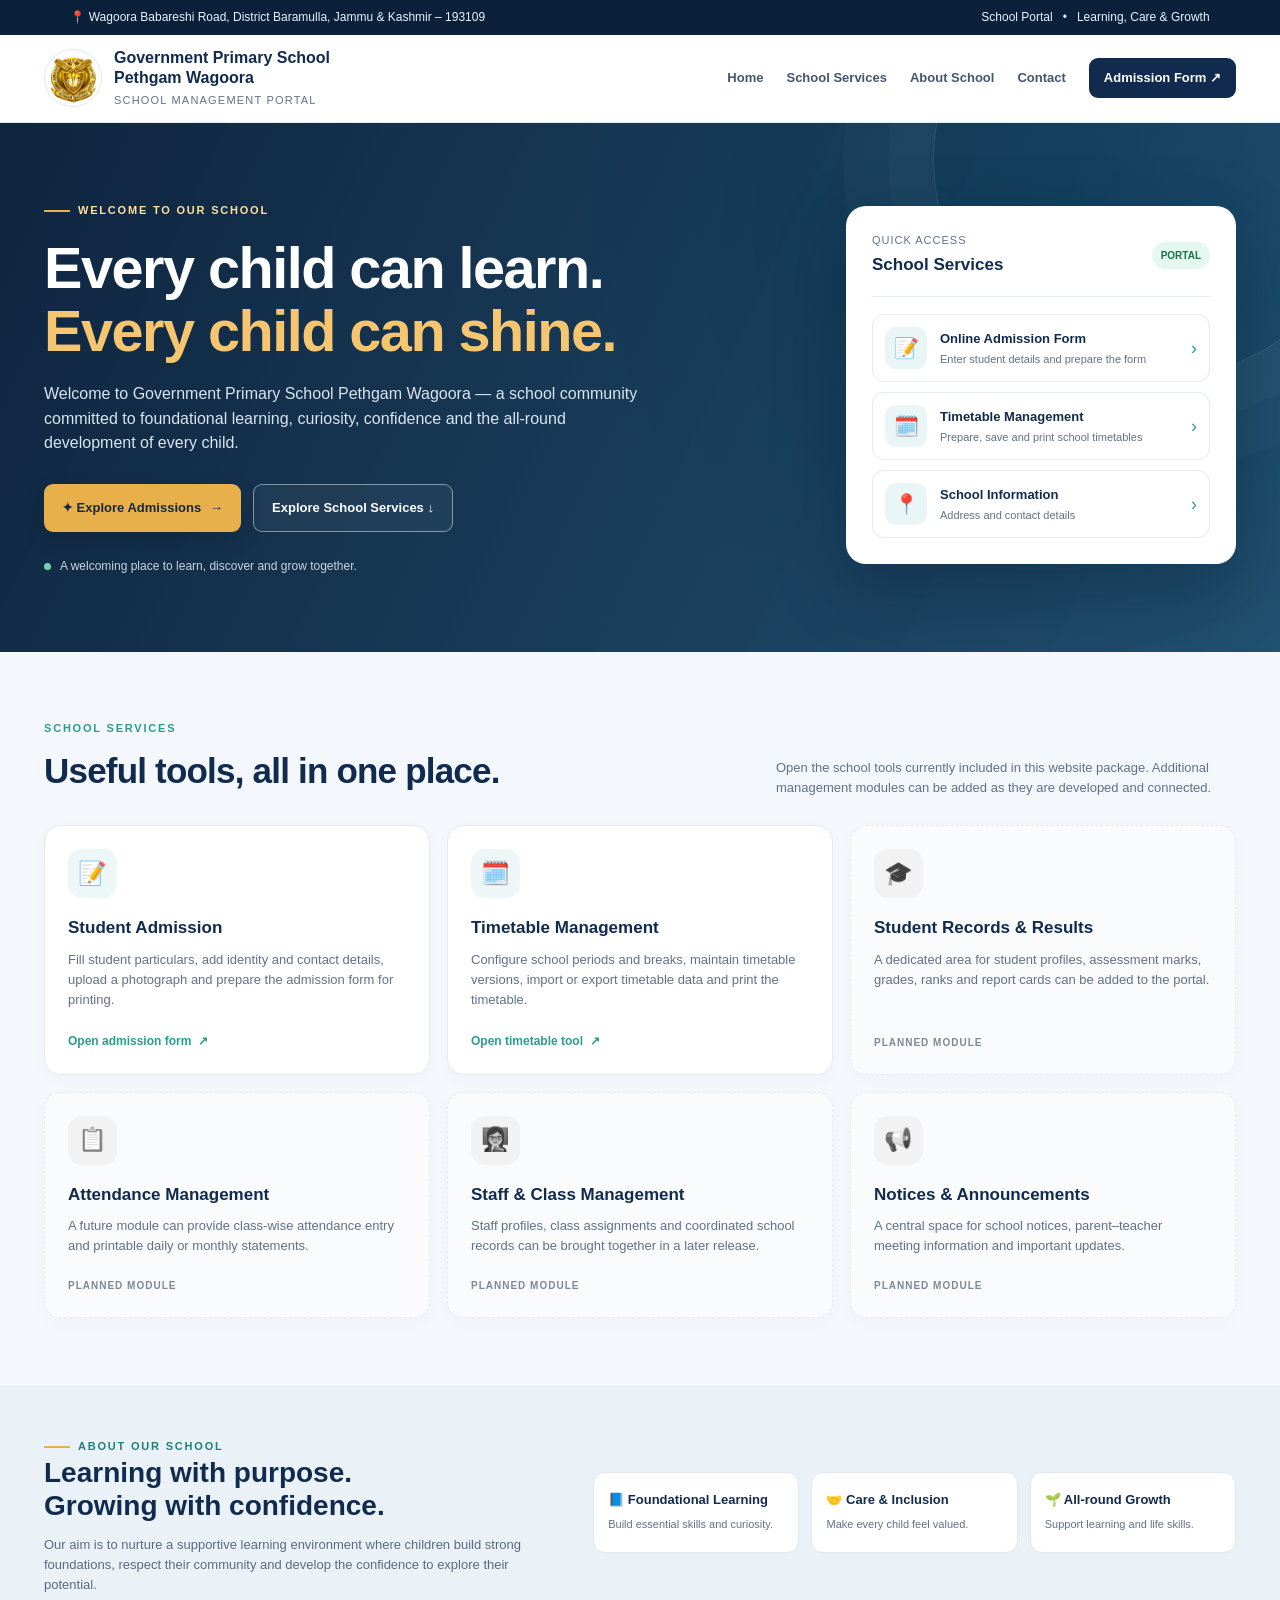
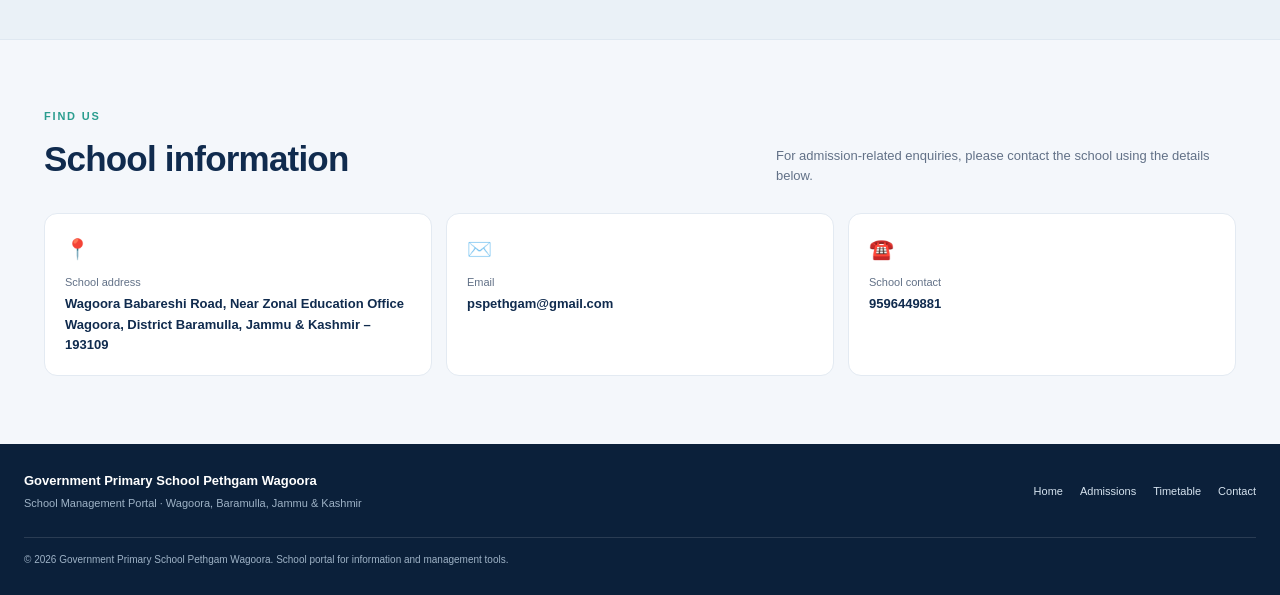
<file: index.html>
<!DOCTYPE html>
<html lang="en">
<head>
<meta charset="UTF-8">
<meta name="viewport" content="width=device-width, initial-scale=1.0">
<meta name="theme-color" content="#102b4e">
<meta name="description" content="Official school portal for Government Primary School Pethgam Wagoora. Access admission forms, timetable management and school information.">
<title>Government Primary School Pethgam Wagoora | School Portal</title>
<style>
:root{--navy:#102b4e;--navy2:#173f68;--blue:#1c6e8c;--teal:#2a9d8f;--gold:#e8b04a;--ink:#17283d;--muted:#627187;--paper:#f4f7fb;--white:#fff;--line:#e3eaf2}
*{box-sizing:border-box}html{scroll-behavior:smooth}body{margin:0;font-family:Inter,"Segoe UI",Arial,sans-serif;color:var(--ink);background:var(--paper);line-height:1.55}
a{color:inherit;text-decoration:none}.top-strip{background:#0b203a;color:#eaf3fb;font-size:12px;padding:8px 5.5%;display:flex;justify-content:space-between;gap:12px;flex-wrap:wrap}
header{background:rgba(255,255,255,.97);border-bottom:1px solid var(--line);position:sticky;top:0;z-index:10;backdrop-filter:blur(12px)}
.nav{max-width:1240px;margin:auto;padding:13px 24px;display:flex;align-items:center;justify-content:space-between;gap:18px}
.brand{display:flex;align-items:center;gap:12px;min-width:0}.brand img{width:58px;height:58px;object-fit:contain;border-radius:50%;background:#fff;border:1px solid #e3eaf2;padding:3px}.brand-copy strong{display:block;font-size:16px;line-height:1.25;color:var(--navy)}.brand-copy span{display:block;font-size:11px;color:var(--muted);letter-spacing:1.2px;text-transform:uppercase;margin-top:4px}
.nav-links{display:flex;align-items:center;gap:23px;font-size:13px;font-weight:700;color:#46566c}.nav-links a:hover{color:var(--teal)}.nav-links .nav-cta{background:var(--navy);color:white;padding:10px 15px;border-radius:9px}.menu-toggle{display:none;border:1px solid var(--line);background:white;border-radius:8px;padding:9px 11px;font-size:18px}
.hero{background:linear-gradient(115deg,rgba(10,32,59,.98),rgba(20,70,103,.94)),radial-gradient(circle at 80% 20%,#2a9d8f,transparent 40%);color:#fff;overflow:hidden;position:relative}
.hero:after{content:"";position:absolute;width:440px;height:440px;border:1px solid rgba(255,255,255,.12);border-radius:50%;right:-95px;top:-185px;box-shadow:0 0 0 45px rgba(255,255,255,.025),0 0 0 90px rgba(255,255,255,.02)}
.hero-inner{max-width:1240px;margin:auto;padding:72px 24px 76px;display:grid;grid-template-columns:1.2fr .8fr;gap:52px;align-items:center;position:relative;z-index:1}
.eyebrow{display:inline-flex;align-items:center;gap:8px;color:#ffe0a0;text-transform:uppercase;letter-spacing:1.8px;font-size:11px;font-weight:800}.eyebrow:before{content:"";width:26px;height:2px;background:var(--gold)}
h1{font-size:clamp(34px,4.5vw,58px);line-height:1.08;letter-spacing:-1.5px;margin:18px 0 20px;max-width:720px}.hero h1 em{font-style:normal;color:#f5c66f}.hero p{max-width:610px;color:#d9e5f0;font-size:16px;margin:0 0 28px}
.hero-actions{display:flex;gap:12px;flex-wrap:wrap}.btn{display:inline-flex;justify-content:center;align-items:center;gap:9px;padding:13px 18px;border-radius:9px;font-size:13px;font-weight:800;transition:transform .2s,box-shadow .2s}.btn:hover{transform:translateY(-2px)}.btn-gold{background:var(--gold);color:#17283d;box-shadow:0 8px 22px #0002}.btn-outline{border:1px solid #ffffff75;color:#fff;background:#ffffff0c}
.hero-note{margin-top:25px;font-size:12px;color:#c5d5e4;display:flex;align-items:center;gap:9px}.hero-note span{display:inline-block;width:7px;height:7px;border-radius:50%;background:#72d4ad}
.hero-panel{justify-self:end;width:100%;max-width:390px;background:#fff;color:var(--ink);padding:26px;border-radius:20px;box-shadow:0 24px 70px #06162955;position:relative}
.panel-top{display:flex;align-items:center;justify-content:space-between;gap:12px;padding-bottom:18px;border-bottom:1px solid var(--line)}.panel-top small{display:block;color:var(--muted);font-size:11px;text-transform:uppercase;letter-spacing:1px}.panel-top strong{display:block;font-size:17px;color:var(--navy);margin-top:3px}.live-badge{font-size:10px;font-weight:800;background:#e4f8ef;color:#18734e;border-radius:30px;padding:6px 9px}
.quick-list{display:grid;gap:10px;margin-top:17px}.quick-item{display:flex;align-items:center;gap:13px;padding:12px;border:1px solid var(--line);border-radius:12px;transition:.2s}.quick-item:hover{border-color:#a6d8d2;background:#f5fcfb;transform:translateX(2px)}.quick-icon{width:42px;height:42px;display:grid;place-items:center;border-radius:11px;background:#eaf5f7;font-size:20px;flex-shrink:0}.quick-item strong{display:block;font-size:13px;color:var(--navy)}.quick-item small{display:block;font-size:11px;color:var(--muted);margin-top:2px}.arrow{margin-left:auto;color:var(--teal);font-size:18px}
.section{max-width:1240px;margin:auto;padding:68px 24px}.section-head{display:flex;align-items:end;justify-content:space-between;gap:20px;margin-bottom:27px}.section-head .kicker{color:var(--teal);text-transform:uppercase;font-size:11px;letter-spacing:1.8px;font-weight:900}.section-head h2{font-size:clamp(25px,3vw,35px);letter-spacing:-.8px;color:var(--navy);margin:7px 0 0}.section-head p{max-width:460px;margin:0;color:var(--muted);font-size:13px}
.modules{display:grid;grid-template-columns:repeat(3,1fr);gap:17px}.module-card{background:#fff;border:1px solid var(--line);border-radius:16px;padding:23px;min-height:225px;display:flex;flex-direction:column;box-shadow:0 5px 20px #193a5a05;transition:.22s}.module-card:hover{transform:translateY(-4px);box-shadow:0 16px 35px #193a5a10;border-color:#c5dcd9}.module-icon{width:49px;height:49px;border-radius:14px;background:#edf7f7;display:grid;place-items:center;font-size:23px;margin-bottom:17px}.module-card h3{margin:0 0 8px;color:var(--navy);font-size:17px}.module-card p{margin:0 0 22px;color:var(--muted);font-size:13px}.module-link{margin-top:auto;color:var(--teal);font-size:12px;font-weight:900;display:flex;align-items:center;gap:7px}.module-card.disabled{background:#f9fbfd;border-style:dashed}.module-card.disabled .module-icon{background:#f0f2f5;filter:grayscale(1)}.coming{display:inline-block;margin-top:auto;color:#7d8998;font-size:10px;font-weight:900;letter-spacing:1px;text-transform:uppercase}
.about-band{background:#eaf1f7;border-top:1px solid #dfe8f1;border-bottom:1px solid #dfe8f1}.about-inner{max-width:1240px;margin:auto;padding:44px 24px;display:grid;grid-template-columns:1fr 1.25fr;gap:35px;align-items:center}.about-inner h2{font-size:28px;line-height:1.2;color:var(--navy);margin:0 0 12px}.about-inner p{font-size:13px;color:#5a6b80;margin:0}.values{display:grid;grid-template-columns:repeat(3,1fr);gap:12px}.value{background:#fff;border:1px solid #dfe8f1;border-radius:12px;padding:17px 14px}.value strong{display:block;color:var(--navy);font-size:13px}.value span{font-size:11px;color:var(--muted)}
.contact-row{display:grid;grid-template-columns:repeat(3,1fr);gap:14px}.contact-card{padding:20px;background:#fff;border:1px solid var(--line);border-radius:13px}.contact-card span{font-size:20px}.contact-card small{display:block;color:var(--muted);font-size:11px;margin-top:9px}.contact-card strong{display:block;color:var(--navy);font-size:13px;margin-top:3px;overflow-wrap:anywhere}
footer{background:#0b203a;color:#d6e3ef;padding:27px 24px}.footer-inner{max-width:1240px;margin:auto;display:flex;justify-content:space-between;gap:20px;align-items:center;flex-wrap:wrap}.footer-brand{font-weight:800;color:white;font-size:13px}.footer-sub{font-size:11px;color:#9eb2c6;margin-top:4px}.footer-links{display:flex;gap:17px;font-size:11px}.footer-links a:hover{color:#f5c66f}.copyright{font-size:10px;color:#9eb2c6;width:100%;border-top:1px solid #ffffff20;padding-top:14px;margin-top:5px}
@media(max-width:850px){.nav-links{gap:13px}.hero-inner{grid-template-columns:1fr .85fr;gap:25px;padding-top:55px}.hero-panel{padding:19px}.modules{grid-template-columns:repeat(2,1fr)}.about-inner{grid-template-columns:1fr}.section-head{align-items:start;flex-direction:column}}
@media(max-width:650px){.top-strip{padding:8px 16px}.nav{padding:10px 16px}.brand img{width:48px;height:48px}.brand-copy strong{font-size:13px}.brand-copy span{font-size:9px;letter-spacing:.7px}.menu-toggle{display:block}.nav-links{display:none;position:absolute;left:12px;right:12px;top:100%;background:white;padding:15px;border:1px solid var(--line);border-radius:12px;box-shadow:0 15px 30px #0001;flex-direction:column;align-items:stretch}.nav-links.open{display:flex}.nav-links a{padding:9px}.hero-inner{grid-template-columns:1fr;padding:49px 19px 45px;gap:32px}.hero h1{font-size:39px}.hero p{font-size:14px}.hero-panel{max-width:none}.section{padding:47px 18px}.modules{grid-template-columns:1fr}.module-card{min-height:190px}.values{grid-template-columns:1fr}.contact-row{grid-template-columns:1fr}.about-inner{padding:38px 18px}.footer-inner{align-items:flex-start;flex-direction:column}.footer-links{flex-wrap:wrap}}
</style>
</head>
<body>
<div class="top-strip"><span>📍 Wagoora Babareshi Road, District Baramulla, Jammu &amp; Kashmir – 193109</span><span>School Portal &nbsp; • &nbsp; Learning, Care &amp; Growth</span></div>
<header>
<nav class="nav" aria-label="Main navigation">
<a class="brand" href="index.html"><img src="new-logo.png" alt="School emblem" onerror="this.style.display='none'"><span class="brand-copy"><strong>Government Primary School<br>Pethgam Wagoora</strong><span>School Management Portal</span></span></a>
<button class="menu-toggle" id="menuToggle" aria-label="Toggle navigation" aria-expanded="false">☰</button>
<div class="nav-links" id="navLinks"><a href="#home">Home</a><a href="#modules">School Services</a><a href="#about">About School</a><a href="#contact">Contact</a><a class="nav-cta" href="admission.html">Admission Form ↗</a></div>
</nav>
</header>
<main>
<section class="hero" id="home">
<div class="hero-inner">
<div>
<div class="eyebrow">Welcome to our school</div>
<h1>Every child can learn.<br><em>Every child can shine.</em></h1>
<p>Welcome to Government Primary School Pethgam Wagoora — a school community committed to foundational learning, curiosity, confidence and the all-round development of every child.</p>
<div class="hero-actions"><a class="btn btn-gold" href="admission.html">✦ Explore Admissions <span>→</span></a><a class="btn btn-outline" href="#modules">Explore School Services ↓</a></div>
<div class="hero-note"><span></span> A welcoming place to learn, discover and grow together.</div>
</div>
<aside class="hero-panel" aria-label="Quick access">
<div class="panel-top"><div><small>Quick access</small><strong>School Services</strong></div><span class="live-badge">PORTAL</span></div>
<div class="quick-list">
<a class="quick-item" href="admission.html"><span class="quick-icon">📝</span><span><strong>Online Admission Form</strong><small>Enter student details and prepare the form</small></span><span class="arrow">›</span></a>
<a class="quick-item" href="timetable.html"><span class="quick-icon">🗓️</span><span><strong>Timetable Management</strong><small>Prepare, save and print school timetables</small></span><span class="arrow">›</span></a>
<a class="quick-item" href="#contact"><span class="quick-icon">📍</span><span><strong>School Information</strong><small>Address and contact details</small></span><span class="arrow">›</span></a>
</div>
</aside>
</div>
</section>
<section class="section" id="modules">
<div class="section-head"><div><div class="kicker">School services</div><h2>Useful tools, all in one place.</h2></div><p>Open the school tools currently included in this website package. Additional management modules can be added as they are developed and connected.</p></div>
<div class="modules">
<a class="module-card" href="admission.html"><div class="module-icon">📝</div><h3>Student Admission</h3><p>Fill student particulars, add identity and contact details, upload a photograph and prepare the admission form for printing.</p><span class="module-link">Open admission form <span>↗</span></span></a>
<a class="module-card" href="timetable.html"><div class="module-icon">🗓️</div><h3>Timetable Management</h3><p>Configure school periods and breaks, maintain timetable versions, import or export timetable data and print the timetable.</p><span class="module-link">Open timetable tool <span>↗</span></span></a>
<div class="module-card disabled"><div class="module-icon">🎓</div><h3>Student Records &amp; Results</h3><p>A dedicated area for student profiles, assessment marks, grades, ranks and report cards can be added to the portal.</p><span class="coming">Planned module</span></div>
<div class="module-card disabled"><div class="module-icon">📋</div><h3>Attendance Management</h3><p>A future module can provide class-wise attendance entry and printable daily or monthly statements.</p><span class="coming">Planned module</span></div>
<div class="module-card disabled"><div class="module-icon">👩‍🏫</div><h3>Staff &amp; Class Management</h3><p>Staff profiles, class assignments and coordinated school records can be brought together in a later release.</p><span class="coming">Planned module</span></div>
<div class="module-card disabled"><div class="module-icon">📢</div><h3>Notices &amp; Announcements</h3><p>A central space for school notices, parent–teacher meeting information and important updates.</p><span class="coming">Planned module</span></div>
</div>
</section>
<section class="about-band" id="about"><div class="about-inner"><div><div class="eyebrow" style="color:#1d8178">About our school</div><h2>Learning with purpose.<br>Growing with confidence.</h2><p>Our aim is to nurture a supportive learning environment where children build strong foundations, respect their community and develop the confidence to explore their potential.</p></div><div class="values"><div class="value"><strong>📘 Foundational Learning</strong><span>Build essential skills and curiosity.</span></div><div class="value"><strong>🤝 Care &amp; Inclusion</strong><span>Make every child feel valued.</span></div><div class="value"><strong>🌱 All-round Growth</strong><span>Support learning and life skills.</span></div></div></div></section>
<section class="section" id="contact"><div class="section-head"><div><div class="kicker">Find us</div><h2>School information</h2></div><p>For admission-related enquiries, please contact the school using the details below.</p></div>
<div class="contact-row">
<div class="contact-card"><span>📍</span><small>School address</small><strong>Wagoora Babareshi Road, Near Zonal Education Office Wagoora, District Baramulla, Jammu &amp; Kashmir – 193109</strong></div>
<div class="contact-card"><span>✉️</span><small>Email</small><strong><a href="mailto:pspethgam@gmail.com">pspethgam@gmail.com</a></strong></div>
<div class="contact-card"><span>☎️</span><small>School contact</small><strong><a href="tel:9596449881">9596449881</a></strong></div>
</div>
</section>
</main>
<footer><div class="footer-inner"><div><div class="footer-brand">Government Primary School Pethgam Wagoora</div><div class="footer-sub">School Management Portal · Wagoora, Baramulla, Jammu &amp; Kashmir</div></div><div class="footer-links"><a href="#home">Home</a><a href="admission.html">Admissions</a><a href="timetable.html">Timetable</a><a href="#contact">Contact</a></div><div class="copyright">© <span id="year"></span> Government Primary School Pethgam Wagoora. School portal for information and management tools.</div></div></footer>
<script>
const toggle=document.getElementById('menuToggle'),links=document.getElementById('navLinks');
toggle.addEventListener('click',()=>{const open=links.classList.toggle('open');toggle.setAttribute('aria-expanded',String(open));});
links.querySelectorAll('a').forEach(a=>a.addEventListener('click',()=>{links.classList.remove('open');toggle.setAttribute('aria-expanded','false');}));
document.getElementById('year').textContent=new Date().getFullYear();
</script>
</body>
</html>
</file>
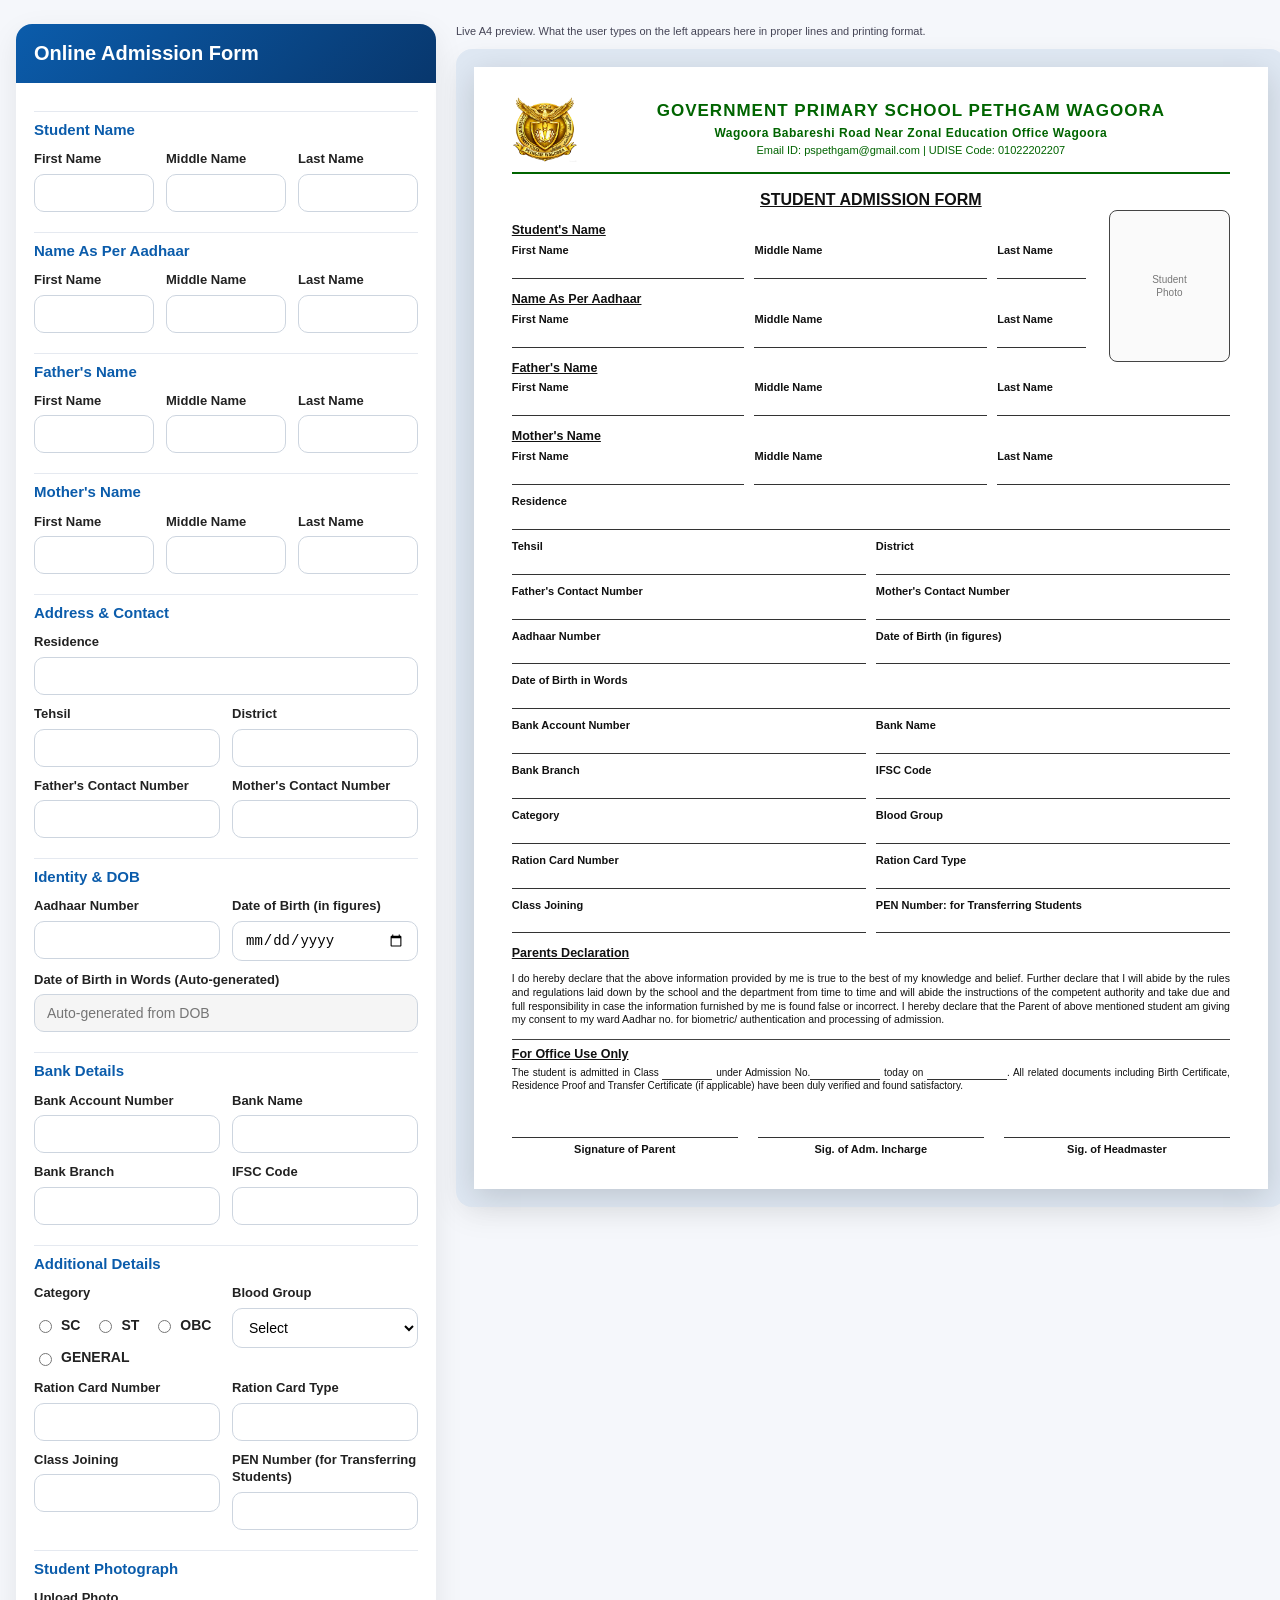
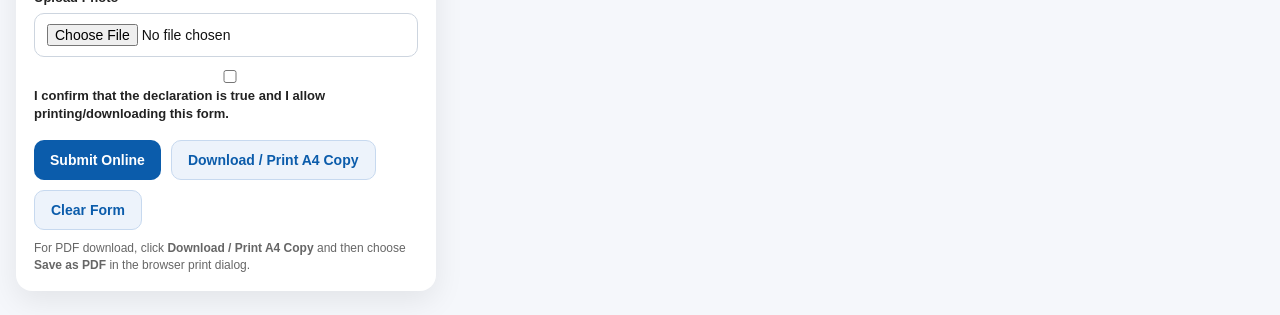
<file: admission.html>
<!DOCTYPE html>
<html lang="en">
<head>
  <meta charset="UTF-8" />
  <meta name="viewport" content="width=device-width, initial-scale=1.0" />
  <title>Government Primary School Pethgam Wagoora - Admission Form</title>
  <style>
  :root {
    --ink: #111;
    --line: #222;
    --soft: #666;
    --bg: #f5f7fb;
    --card: #ffffff;
    --accent: #0b5cab;
}

* { box-sizing: border-box; }

body {
    margin: 0;
    font-family: Arial, Helvetica, sans-serif;
    background: var(--bg);
    color: var(--ink);
    line-height: 1.35;
}

/* SCREEN LAYOUT */
.screen-wrap {
    max-width: 1280px;
    margin: 24px auto;
    padding: 0 16px;
    display: grid;
    grid-template-columns: 420px 1fr;
    gap: 20px;
    align-items: start;
}

.panel {
    background: var(--card);
    border-radius: 16px;
    box-shadow: 0 10px 30px rgba(0,0,0,.08);
    overflow: hidden;
}

.panel-header {
    background: linear-gradient(135deg, #0b5cab, #08376d);
    color: #fff;
    padding: 16px 18px;
}

.panel-header h2 {
    margin: 0;
    font-size: 20px;
    font-weight: 700;
}

.panel-body { padding: 18px; }

.form-grid {
    display: grid;
    grid-template-columns: repeat(12, 1fr);
    gap: 10px 12px;
}

.field {
    display: flex;
    flex-direction: column;
    gap: 6px;
}

.field label {
    font-size: 13px;
    font-weight: 700;
    color: #222;
}

.field input,
.field select,
.field textarea {
    width: 100%;
    padding: 10px 12px;
    border: 1px solid #cdd5df;
    border-radius: 10px;
    font-size: 14px;
    outline: none;
    background: #fff;
}

.field input:focus,
.field select:focus,
.field textarea:focus {
    border-color: var(--accent);
    box-shadow: 0 0 0 3px rgba(11, 92, 171, .12);
}

.span-12 { grid-column: span 12; }
.span-8 { grid-column: span 8; }
.span-6 { grid-column: span 6; }
.span-4 { grid-column: span 4; }
.span-3 { grid-column: span 3; }
.span-2 { grid-column: span 2; }

.section-title {
    grid-column: span 12;
    margin-top: 10px;
    padding-top: 8px;
    border-top: 1px solid #e5e9f0;
    font-size: 15px;
    font-weight: 700;
    color: #0b5cab;
}

.radio-row {
    display: flex;
    gap: 14px;
    flex-wrap: wrap;
    padding: 8px 0 2px;
}

.radio-row label {
    display: flex;
    align-items: center;
    gap: 6px;
    font-size: 14px;
    font-weight: 600;
}

.actions {
    display: flex;
    flex-wrap: wrap;
    gap: 10px;
    margin-top: 18px;
}

.btn {
    border: none;
    border-radius: 10px;
    padding: 11px 16px;
    font-size: 14px;
    font-weight: 700;
    cursor: pointer;
}

.btn-primary { background: #0b5cab; color: #fff; }

.btn-secondary {
    background: #edf3fb;
    color: #0b5cab;
    border: 1px solid #c7d9ef;
}

.help {
    font-size: 12px;
    color: #666;
    margin-top: 10px;
}

/* PRINT PREVIEW SHEET (SCREEN VIEW) */
.preview-wrap {
    background: #dfe8f3;
    padding: 18px;
    border-radius: 16px;
    box-shadow: 0 10px 30px rgba(0,0,0,.06);
}

.a4-sheet {
    width: 210mm;
    height: 297mm; 
    margin: 0 auto;
    background: #fff;
    color: #111;
    box-shadow: 0 8px 30px rgba(0,0,0,.15);
    padding: 8mm 10mm; 
    position: relative;
    overflow: hidden; 
}

/* Combined School Header & Logo Container (UPDATED) */
.header-container { 
    display: flex;
    align-items: center; 
    gap: 15px;
    border-bottom: 2px solid darkgreen; 
    padding-bottom: 10px; 
    margin-bottom: 15px;
    width: 100%;
}

.logo-container {
    display: flex;
    justify-content: center;
    align-items: center;
}

.school-logo {
    width: 65px; 
    height: auto;
    display: block;
}

/* Applied dark green color and centering to the wrapper */
.school-details {
    text-align: center;
    flex: 1;
    color: darkgreen; 
}

/* Expanded text using letter-spacing */
.school-details h1 {
    font-size: 17px; 
    margin: 0;
    font-weight: 800;
    letter-spacing: 1px; /* Expanded text look */
    text-transform: uppercase;
}

.school-details .sub {
    font-size: 12px;
    font-weight: 700;
    margin-top: 2px;
    letter-spacing: 0.5px;
}

.school-details .meta {
    font-size: 11px;
    margin-top: 2px;
}

.form-title {
    text-align: center;
    font-size: 16px; 
    font-weight: 800;
    margin: 6px 0 10px;
    text-transform: uppercase;
    text-decoration: underline;
}

.photo-box {
    position: absolute;
    top: 38mm; 
    right: 10mm;
    width: 32mm;
    height: 40mm;
    border: 1.5px solid #444;
    border-radius: 8px;
    display: flex;
    align-items: center;
    justify-content: center;
    overflow: hidden;
    background: #fafafa;
    font-size: 10px;
    color: #777;
    text-align: center;
    padding: 3px;
}

.photo-box img {
    width: 100%;
    height: 100%;
    object-fit: cover;
    display: none;
}

.print-row {
    display: grid;
    grid-template-columns: repeat(12, 1fr);
    gap: 5px 10px;
    margin-bottom: 9px; 
    align-items: end;
}

.label {
    display: block;
    font-size: 11px; 
    font-weight: 700;
    margin-bottom: 2px;
}

.line-value {
    min-height: 19px; 
    border-bottom: 1px solid #333;
    font-size: 12px; 
    padding: 0 2px 2px;
    word-break: break-word;
}

.line-value.center { text-align: center; }

.print-section-title {
    font-size: 12.5px; 
    font-weight: 800;
    margin: 12px 0 4px; 
    text-decoration: underline;
}

.small { font-size: 10px; }

.declaration {
    font-size: 10.5px; 
    text-align: justify;
    margin-top: 10px;
    line-height: 1.3;
}

.office-box {
    margin-top: 12px;
    border-top: 1.5px solid #444;
    padding-top: 6px;
}

.office-text {
    font-size: 10px;
    line-height: 1.25;
    text-align: justify;
}

.signatures {
    display: grid;
    grid-template-columns: 1fr 1fr 1fr;
    gap: 20px;
    margin-top: 25px; 
    align-items: end;
}

.sign-block {
    text-align: center;
    font-size: 11px;
    font-weight: 700;
}

.sign-line {
    border-bottom: 1px solid #333;
    height: 20px;
    margin-bottom: 4px;
}

.muted-note {
    font-size: 11px;
    color: #445;
    margin-bottom: 10px;
}

/* RESPONSIVE BREAKPOINTS */
@media (max-width: 1180px) {
    .screen-wrap { grid-template-columns: 1fr; }
    .preview-wrap { overflow: auto; }
    .a4-sheet {
        width: 100%;
        min-width: 210mm;
    }
}

/* NATIVE PRINT SETTINGS */
@page {
    size: A4;
    margin: 0; 
}

@media print {
    body { background: #fff; }
    
    .screen-wrap {
        display: block;
        margin: 0;
        padding: 0;
    }
    
    .form-panel, .muted-note, .actions {
        display: none !important;
    }
    
    .preview-wrap {
        background: #fff;
        padding: 0;
        box-shadow: none;
        border-radius: 0;
    }
    
    .a4-sheet {
        box-shadow: none;
        margin: 0;
        width: 210mm;
        height: 297mm;
        padding: 8mm 10mm;
        transform: none; 
        border: none;
    }
}
</style>
</head>
<body>

  <div class="screen-wrap">
    <div class="panel form-panel">
      <div class="panel-header">
        <h2>Online Admission Form</h2>
      </div>
      <div class="panel-body">
        <div class="form-grid">

          <div class="section-title">Student Name</div>
          <div class="field span-4">
            <label>First Name</label>
            <input type="text" id="studentFirst" oninput="syncData()">
          </div>
          <div class="field span-4">
            <label>Middle Name</label>
            <input type="text" id="studentMiddle" oninput="syncData()">
          </div>
          <div class="field span-4">
            <label>Last Name</label>
            <input type="text" id="studentLast" oninput="syncData()">
          </div>

          <div class="section-title">Name As Per Aadhaar</div>
          <div class="field span-4">
            <label>First Name</label>
            <input type="text" id="aadhaarFirst" oninput="syncData()">
          </div>
          <div class="field span-4">
            <label>Middle Name</label>
            <input type="text" id="aadhaarMiddle" oninput="syncData()">
          </div>
          <div class="field span-4">
            <label>Last Name</label>
            <input type="text" id="aadhaarLast" oninput="syncData()">
          </div>

          <div class="section-title">Father's Name</div>
          <div class="field span-4">
            <label>First Name</label>
            <input type="text" id="fatherFirst" oninput="syncData()">
          </div>
          <div class="field span-4">
            <label>Middle Name</label>
            <input type="text" id="fatherMiddle" oninput="syncData()">
          </div>
          <div class="field span-4">
            <label>Last Name</label>
            <input type="text" id="fatherLast" oninput="syncData()">
          </div>

          <div class="section-title">Mother's Name</div>
          <div class="field span-4">
            <label>First Name</label>
            <input type="text" id="motherFirst" oninput="syncData()">
          </div>
          <div class="field span-4">
            <label>Middle Name</label>
            <input type="text" id="motherMiddle" oninput="syncData()">
          </div>
          <div class="field span-4">
            <label>Last Name</label>
            <input type="text" id="motherLast" oninput="syncData()">
          </div>

          <div class="section-title">Address & Contact</div>
          <div class="field span-12">
            <label>Residence</label>
            <input type="text" id="residence" oninput="syncData()">
          </div>
          <div class="field span-6">
            <label>Tehsil</label>
            <input type="text" id="tehsil" oninput="syncData()">
          </div>
          <div class="field span-6">
            <label>District</label>
            <input type="text" id="district" oninput="syncData()">
          </div>
          <div class="field span-6">
            <label>Father's Contact Number</label>
            <input type="text" id="fatherContact" oninput="syncData()">
          </div>
          <div class="field span-6">
            <label>Mother's Contact Number</label>
            <input type="text" id="motherContact" oninput="syncData()">
          </div>

          <div class="section-title">Identity & DOB</div>
          <div class="field span-6">
            <label>Aadhaar Number</label>
            <input type="text" id="aadhaarNumber" maxlength="14" oninput="syncData()">
          </div>
          <div class="field span-6">
            <label>Date of Birth (in figures)</label>
            <input type="date" id="dob" oninput="updateDOBWords(event)">
          </div>
          <div class="field span-12">
            <label>Date of Birth in Words (Auto-generated)</label>
            <input type="text" id="dobWords" placeholder="Auto-generated from DOB" readonly style="background:#f5f5f5;" oninput="syncData()">
          </div>

          <div class="section-title">Bank Details</div>
          <div class="field span-6">
            <label>Bank Account Number</label>
            <input type="text" id="bankAccount" oninput="syncData()">
          </div>
          <div class="field span-6">
            <label>Bank Name</label>
            <input type="text" id="bankName" oninput="syncData()">
          </div>
          <div class="field span-6">
            <label>Bank Branch</label>
            <input type="text" id="bankBranch" oninput="syncData()">
          </div>
          <div class="field span-6">
            <label>IFSC Code</label>
            <input type="text" id="ifsc" oninput="syncData()">
          </div>

          <div class="section-title">Additional Details</div>
          <div class="field span-6">
            <label>Category</label>
            <div class="radio-row">
              <label><input type="radio" name="category" value="SC" onchange="syncData()"> SC</label>
              <label><input type="radio" name="category" value="ST" onchange="syncData()"> ST</label>
              <label><input type="radio" name="category" value="OBC" onchange="syncData()"> OBC</label>
              <label><input type="radio" name="category" value="GENERAL" onchange="syncData()"> GENERAL</label>
            </div>
          </div>
          <div class="field span-6">
            <label>Blood Group</label>
            <select id="bloodGroup" onchange="syncData()">
              <option value="">Select</option>
              <option>A+</option>
              <option>A-</option>
              <option>B+</option>
              <option>B-</option>
              <option>AB+</option>
              <option>AB-</option>
              <option>O+</option>
              <option>O-</option>
            </select>
          </div>
          <div class="field span-6">
            <label>Ration Card Number</label>
            <input type="text" id="rationNumber" oninput="syncData()">
          </div>
          <div class="field span-6">
            <label>Ration Card Type</label>
            <input type="text" id="rationType" oninput="syncData()">
          </div>
          <div class="field span-6">
            <label>Class Joining</label>
            <input type="text" id="classJoining" oninput="syncData()">
          </div>
          <div class="field span-6">
            <label>PEN Number (for Transferring Students)</label>
            <input type="text" id="penNumber" oninput="syncData()">
          </div>

          <div class="section-title">Student Photograph</div>
          <div class="field span-12">
            <label>Upload Photo</label>
            <input type="file" id="photoInput" accept="image/*" onchange="loadPhoto(event)">
          </div>

          <div class="field span-12">
            <label>
              <input type="checkbox" id="consentCheck">
              I confirm that the declaration is true and I allow printing/downloading this form.
            </label>
          </div>
        </div>

        <div class="actions">
          <button class="btn btn-primary" type="button" onclick="submitOnline()">Submit Online</button>
          <button class="btn btn-secondary" type="button" onclick="downloadA4()">Download / Print A4 Copy</button>
          <button class="btn btn-secondary" type="button" onclick="clearForm()">Clear Form</button>
        </div>

        <div class="help">
          For PDF download, click <b>Download / Print A4 Copy</b> and then choose <b>Save as PDF</b> in the browser print dialog.
        </div>
      </div>
    </div>

    <div>
      <div class="muted-note">
        Live A4 preview. What the user types on the left appears here in proper lines and printing format.
      </div>
      <div class="preview-wrap">
        <div class="a4-sheet" id="printArea">
          
          <div class="header-container">
            <div class="logo-container">
              <img src="new-logo.png" alt="School Logo" class="school-logo">
            </div>
            <div class="school-details">
              <h1>GOVERNMENT PRIMARY SCHOOL PETHGAM WAGOORA</h1>
              <div class="sub">Wagoora Babareshi Road Near Zonal Education Office Wagoora</div>
              <div class="meta">Email ID: pspethgam@gmail.com | UDISE Code: 01022202207</div>
            </div>
          </div>

          <div class="form-title">STUDENT ADMISSION FORM</div>

          <div class="photo-box">
            <img id="photoPreviewPrint" alt="Student Photo">
            <span id="photoPlaceholder">Student<br>Photo</span>
          </div>

          <div class="print-section-title">Student's Name</div>
          <div class="print-row">
            <div class="print-field" style="grid-column:span 4">
              <span class="label">First Name</span>
              <div class="line-value" id="p_studentFirst"></div>
            </div>
            <div class="print-field" style="grid-column:span 4">
              <span class="label">Middle Name</span>
              <div class="line-value" id="p_studentMiddle"></div>
            </div>
            <div class="print-field" style="grid-column:span 4; padding-right:38mm;">
              <span class="label">Last Name</span>
              <div class="line-value" id="p_studentLast"></div>
            </div>
          </div>

          <div class="print-section-title">Name As Per Aadhaar</div>
          <div class="print-row">
            <div class="print-field" style="grid-column:span 4">
              <span class="label">First Name</span>
              <div class="line-value" id="p_aadhaarFirst"></div>
            </div>
            <div class="print-field" style="grid-column:span 4">
              <span class="label">Middle Name</span>
              <div class="line-value" id="p_aadhaarMiddle"></div>
            </div>
            <div class="print-field" style="grid-column:span 4; padding-right:38mm;">
              <span class="label">Last Name</span>
              <div class="line-value" id="p_aadhaarLast"></div>
            </div>
          </div>

          <div class="print-section-title">Father's Name</div>
          <div class="print-row">
            <div class="print-field" style="grid-column:span 4">
              <span class="label">First Name</span>
              <div class="line-value" id="p_fatherFirst"></div>
            </div>
            <div class="print-field" style="grid-column:span 4">
              <span class="label">Middle Name</span>
              <div class="line-value" id="p_fatherMiddle"></div>
            </div>
            <div class="print-field" style="grid-column:span 4">
              <span class="label">Last Name</span>
              <div class="line-value" id="p_fatherLast"></div>
            </div>
          </div>

          <div class="print-section-title">Mother's Name</div>
          <div class="print-row">
            <div class="print-field" style="grid-column:span 4">
              <span class="label">First Name</span>
              <div class="line-value" id="p_motherFirst"></div>
            </div>
            <div class="print-field" style="grid-column:span 4">
              <span class="label">Middle Name</span>
              <div class="line-value" id="p_motherMiddle"></div>
            </div>
            <div class="print-field" style="grid-column:span 4">
              <span class="label">Last Name</span>
              <div class="line-value" id="p_motherLast"></div>
            </div>
          </div>

          <div class="print-row">
            <div class="print-field" style="grid-column:span 12">
              <span class="label">Residence</span>
              <div class="line-value" id="p_residence"></div>
            </div>
          </div>

          <div class="print-row">
            <div class="print-field" style="grid-column:span 6">
              <span class="label">Tehsil</span>
              <div class="line-value" id="p_tehsil"></div>
            </div>
            <div class="print-field" style="grid-column:span 6">
              <span class="label">District</span>
              <div class="line-value" id="p_district"></div>
            </div>
          </div>

          <div class="print-row">
            <div class="print-field" style="grid-column:span 6">
              <span class="label">Father's Contact Number</span>
              <div class="line-value" id="p_fatherContact"></div>
            </div>
            <div class="print-field" style="grid-column:span 6">
              <span class="label">Mother's Contact Number</span>
              <div class="line-value" id="p_motherContact"></div>
            </div>
          </div>

          <div class="print-row">
            <div class="print-field" style="grid-column:span 6">
              <span class="label">Aadhaar Number</span>
              <div class="line-value" id="p_aadhaarNumber"></div>
            </div>
            <div class="print-field" style="grid-column:span 6">
              <span class="label">Date of Birth (in figures)</span>
              <div class="line-value" id="p_dob"></div>
            </div>
          </div>

          <div class="print-row">
            <div class="print-field" style="grid-column:span 12">
              <span class="label">Date of Birth in Words</span>
              <div class="line-value" id="p_dobWords"></div>
            </div>
          </div>

          <div class="print-row">
            <div class="print-field" style="grid-column:span 6">
              <span class="label">Bank Account Number</span>
              <div class="line-value" id="p_bankAccount"></div>
            </div>
            <div class="print-field" style="grid-column:span 6">
              <span class="label">Bank Name</span>
              <div class="line-value" id="p_bankName"></div>
            </div>
          </div>

          <div class="print-row">
            <div class="print-field" style="grid-column:span 6">
              <span class="label">Bank Branch</span>
              <div class="line-value" id="p_bankBranch"></div>
            </div>
            <div class="print-field" style="grid-column:span 6">
              <span class="label">IFSC Code</span>
              <div class="line-value" id="p_ifsc"></div>
            </div>
          </div>

          <div class="print-row">
            <div class="print-field" style="grid-column:span 6">
              <span class="label">Category</span>
              <div class="line-value" id="p_category"></div>
            </div>
            <div class="print-field" style="grid-column:span 6">
              <span class="label">Blood Group</span>
              <div class="line-value" id="p_bloodGroup"></div>
            </div>
          </div>
          
          <div class="print-row">
            <div class="print-field" style="grid-column:span 6">
              <span class="label">Ration Card Number</span>
              <div class="line-value" id="p_rationNumber"></div>
            </div>
            <div class="print-field" style="grid-column:span 6">
              <span class="label">Ration Card Type</span>
              <div class="line-value" id="p_rationType"></div>
            </div>
          </div>

          <div class="print-row">
            <div class="print-field" style="grid-column:span 6">
              <span class="label">Class Joining</span>
              <div class="line-value" id="p_classJoining"></div>
            </div>
            <div class="print-field" style="grid-column:span 6">
              <span class="label">PEN Number: for Transferring Students</span>
              <div class="line-value" id="p_penNumber"></div>
            </div>
          </div>

          <div class="print-section-title">Parents Declaration</div>
          <div class="declaration">
            I do hereby declare that the above information provided by me is true to the best of my knowledge and belief. Further declare that I will abide by the rules and regulations laid down by the school and the department from time to time and will abide the instructions of the competent authority and take due and full responsibility in case the information furnished by me is found false or incorrect. I hereby declare that the Parent of above mentioned student am giving my consent to my ward Aadhar no. for biometric/ authentication and processing of admission.
          </div>
          
          <div class="office-box">
            <div class="print-section-title" style="margin-top:0">For Office Use Only</div>
            <div class="office-text">
              The student is admitted in Class <span style="display:inline-block; min-width: 50px; border-bottom:1px solid #333;">&nbsp;</span>
              under Admission No.<span style="display:inline-block; min-width:70px; border-bottom:1px solid #333;">&nbsp;</span>
              today on <span style="display:inline-block; min-width:80px; border-bottom:1px solid #333;">&nbsp;</span>.
              All related documents including Birth Certificate, Residence Proof and Transfer Certificate (if applicable) have been duly verified and found satisfactory.
            </div>
          </div>

          <div class="signatures">
            <div class="sign-block">
              <div class="sign-line"></div>
              Signature of Parent
            </div>
            <div class="sign-block">
              <div class="sign-line"></div>
              Sig. of Adm. Incharge
            </div>
            <div class="sign-block">
              <div class="sign-line"></div>
              Sig. of Headmaster
            </div>
          </div>
        </div>
      </div>
    </div>
  </div>

<script>
  // ========== DATE TO WORDS CONVERSION FUNCTION ==========
  function convertDateToWords(dateString) {
    if (!dateString) return "";
    
    const date = new Date(dateString);
    if (isNaN(date.getTime())) return "";
    
    const days = ["", "First", "Second", "Third", "Fourth", "Fifth", "Sixth", "Seventh", "Eighth", "Ninth", "Tenth",
                  "Eleventh", "Twelfth", "Thirteenth", "Fourteenth", "Fifteenth", "Sixteenth", "Seventeenth", 
                  "Eighteenth", "Nineteenth", "Twentieth", "Twenty First", "Twenty Second", "Twenty Third", 
                  "Twenty Fourth", "Twenty Fifth", "Twenty Sixth", "Twenty Seventh", "Twenty Eighth", 
                  "Twenty Ninth", "Thirtieth", "Thirty First"];
    
    const months = ["", "January", "February", "March", "April", "May", "June", "July", 
                    "August", "September", "October", "November", "December"];
    
    const year = date.getFullYear();
    const month = months[date.getMonth() + 1];
    const day = days[date.getDate()];
    
    // Convert year to words
    const yearWords = convertYearToWords(year);
    
    return `${day} ${month} ${yearWords}`;
  }
  
  function convertYearToWords(year) {
    const ones = ["", "One", "Two", "Three", "Four", "Five", "Six", "Seven", "Eight", "Nine"];
    const teens = ["Ten", "Eleven", "Twelve", "Thirteen", "Fourteen", "Fifteen", "Sixteen", "Seventeen", "Eighteen", "Nineteen"];
    const tens = ["", "", "Twenty", "Thirty", "Forty", "Fifty", "Sixty", "Seventy", "Eighty", "Ninety"];
    
    const yearStr = year.toString();
    
    if (yearStr.length === 4) {
      const firstTwo = parseInt(yearStr.substring(0, 2));
      const lastTwo = parseInt(yearStr.substring(2, 4));
      
      let firstPart = "";
      let secondPart = "";
      
      // First two digits
      if (firstTwo >= 10 && firstTwo <= 19) {
        firstPart = teens[firstTwo - 10];
      } else if (firstTwo >= 20) {
        firstPart = tens[Math.floor(firstTwo / 10)];
        if (firstTwo % 10 !== 0) {
          firstPart += " " + ones[firstTwo % 10];
        }
      } else if (firstTwo >= 1) {
        firstPart = ones[firstTwo];
      }
      
      // Last two digits
      if (lastTwo >= 10 && lastTwo <= 19) {
        secondPart = teens[lastTwo - 10];
      } else if (lastTwo >= 20) {
        secondPart = tens[Math.floor(lastTwo / 10)];
        if (lastTwo % 10 !== 0) {
          secondPart += " " + ones[lastTwo % 10];
        }
      } else if (lastTwo >= 1) {
        secondPart = ones[lastTwo];
      }
      
      if (firstPart && secondPart) {
        return firstPart + " " + secondPart;
      } else if (firstPart) {
        return firstPart + " Hundred";
      } else if (secondPart) {
        return secondPart;
      }
    }
    
    return year.toString();
  }
  
  // ========== AUTO-GENERATE DOB WORDS ==========
  function updateDOBWords(event) {
    const dobValue = event.target.value;
    const dobWordsField = document.getElementById("dobWords");
    
    if (dobValue) {
      const words = convertDateToWords(dobValue);
      if (words) {
        dobWordsField.value = words;
      } else {
        dobWordsField.value = "";
      }
    } else {
      dobWordsField.value = "";
    }
    
    syncData(); // Update preview
  }
  
  // ========== EXISTING FUNCTIONS (PRESERVED) ==========
  function getValue(id) {
    const el = document.getElementById(id);
    return el ? el.value.trim() : "";
  }

  function setPrint(id, value) {
    const el = document.getElementById(id);
    if (el) el.textContent = value || "";
  }

  function getSelectedCategory(){
    const checked = document.querySelector('input[name="category"]:checked');
    return checked ? checked.value : "";
  }

  function formatDate(value) {
    if(!value) return "";
    const d = new Date(value);
    if (isNaN(d.getTime())) return value;
    const day = String(d.getDate()).padStart(2, '0');
    const month = String(d.getMonth() + 1).padStart(2, '0');
    const year = d.getFullYear();
    return `${day}-${month}-${year}`;
  }

  function syncData(){
    setPrint("p_studentFirst", getValue("studentFirst"));
    setPrint("p_studentMiddle", getValue("studentMiddle"));
    setPrint("p_studentLast", getValue("studentLast"));
    setPrint("p_aadhaarFirst", getValue("aadhaarFirst"));
    setPrint("p_aadhaarMiddle", getValue("aadhaarMiddle"));
    setPrint("p_aadhaarLast", getValue("aadhaarLast"));
    setPrint("p_fatherFirst", getValue("fatherFirst"));
    setPrint("p_fatherMiddle", getValue("fatherMiddle"));
    setPrint("p_fatherLast", getValue("fatherLast"));
    setPrint("p_motherFirst", getValue("motherFirst"));
    setPrint("p_motherMiddle", getValue("motherMiddle"));
    setPrint("p_motherLast", getValue("motherLast"));
    setPrint("p_residence", getValue("residence"));
    setPrint("p_tehsil", getValue("tehsil"));
    setPrint("p_district", getValue("district"));
    setPrint("p_fatherContact", getValue("fatherContact"));
    setPrint("p_motherContact", getValue("motherContact"));
    setPrint("p_aadhaarNumber", getValue("aadhaarNumber"));
    setPrint("p_dob", formatDate(getValue("dob")));
    setPrint("p_dobWords", getValue("dobWords"));
    setPrint("p_bankAccount", getValue("bankAccount"));
    setPrint("p_bankName", getValue("bankName"));
    setPrint("p_bankBranch", getValue("bankBranch"));
    setPrint("p_ifsc", getValue("ifsc"));
    setPrint("p_category", getSelectedCategory());
    
    const bgEl = document.getElementById("bloodGroup");
    setPrint("p_bloodGroup", bgEl ? bgEl.value : "");
    
    setPrint("p_rationNumber", getValue("rationNumber"));
    setPrint("p_rationType", getValue("rationType"));
    setPrint("p_classJoining", getValue("classJoining"));
    setPrint("p_penNumber", getValue("penNumber")); 
  }
  
  function loadPhoto(event) {
    const file = event.target.files[0];
    if(!file) return;

    const reader = new FileReader();
    reader.onload = function(e){
      const img = document.getElementById("photoPreviewPrint");
      const holder = document.getElementById("photoPlaceholder");
      if(img) {
        img.src = e.target.result;
        img.style.display = "block";
      }
      if(holder) holder.style.display = "none";
    };
    reader.readAsDataURL(file);
  }

  function downloadA4(){
    const consent = document.getElementById("consentCheck");
    if(!consent || !consent.checked) {
      alert("Please confirm the declaration checkbox before printing/downloading.");
      return;
    }
    syncData();
    window.print();
  }

  function clearForm() {
    document.querySelectorAll("input[type='text'], input[type='date'], input[type='email'], input[type='tel']").forEach(el => el.value = "");
    
    const bgEl = document.getElementById("bloodGroup");
    if(bgEl) bgEl.value = ""; 
    
    document.querySelectorAll("input[name='category']").forEach(r => r.checked = false);
    
    const photoInp = document.getElementById("photoInput");
    if(photoInp) photoInp.value = "";
    
    const consent = document.getElementById("consentCheck");
    if(consent) consent.checked = false; 

    const img = document.getElementById("photoPreviewPrint");
    if(img) {
      img.src = "";
      img.style.display = "none";
    }
    
    const holder = document.getElementById("photoPlaceholder");
    if(holder) holder.style.display = "block";

    // Clear DOB words field
    const dobWordsField = document.getElementById("dobWords");
    if(dobWordsField) dobWordsField.value = "";

    syncData();
  }

  async function submitOnline(){
    const consent = document.getElementById("consentCheck");
    if(!consent || !consent.checked) {
      alert("Please confirm the declaration checkbox before submitting.");
      return;
    }

    syncData();

    const payload = {
      studentName: {
        first: getValue("studentFirst"),
        middle: getValue("studentMiddle"),
        last: getValue("studentLast") 
      },
      aadhaarName: {
        first: getValue("aadhaarFirst"),
        middle: getValue("aadhaarMiddle"),
        last: getValue("aadhaarLast")
      },
      fatherName: {
        first: getValue("fatherFirst"),
        middle: getValue("fatherMiddle"),
        last: getValue("fatherLast")
      },
      motherName: {
        first: getValue("motherFirst"),
        middle: getValue("motherMiddle"),
        last: getValue("motherLast")
      },
      residence: getValue("residence"),
      tehsil: getValue("tehsil"),
      district: getValue("district"),
      fatherContact: getValue("fatherContact"),
      motherContact: getValue("motherContact"),
      aadhaarNumber: getValue("aadhaarNumber"),
      dob: getValue("dob"),
      dobWords: getValue("dobWords"),
      bankAccount: getValue("bankAccount"),
      bankName: getValue("bankName"),
      bankBranch: getValue("bankBranch"),
      ifsc: getValue("ifsc"),
      category: getSelectedCategory(),
      bloodGroup: getValue("bloodGroup"),
      rationNumber: getValue("rationNumber"),
      rationType: getValue("rationType"),
      classJoining: getValue("classJoining"),
      penNumber: getValue("penNumber")
    };

    console.log("Admission payload:", payload);

    alert("Frontend form is ready. Connect your backend API to save submissions online. The A4 printable copy is also ready.");
  }

  // Initial sync on load
  document.addEventListener('DOMContentLoaded', syncData);
</script>
</body>
</html>
</file>
